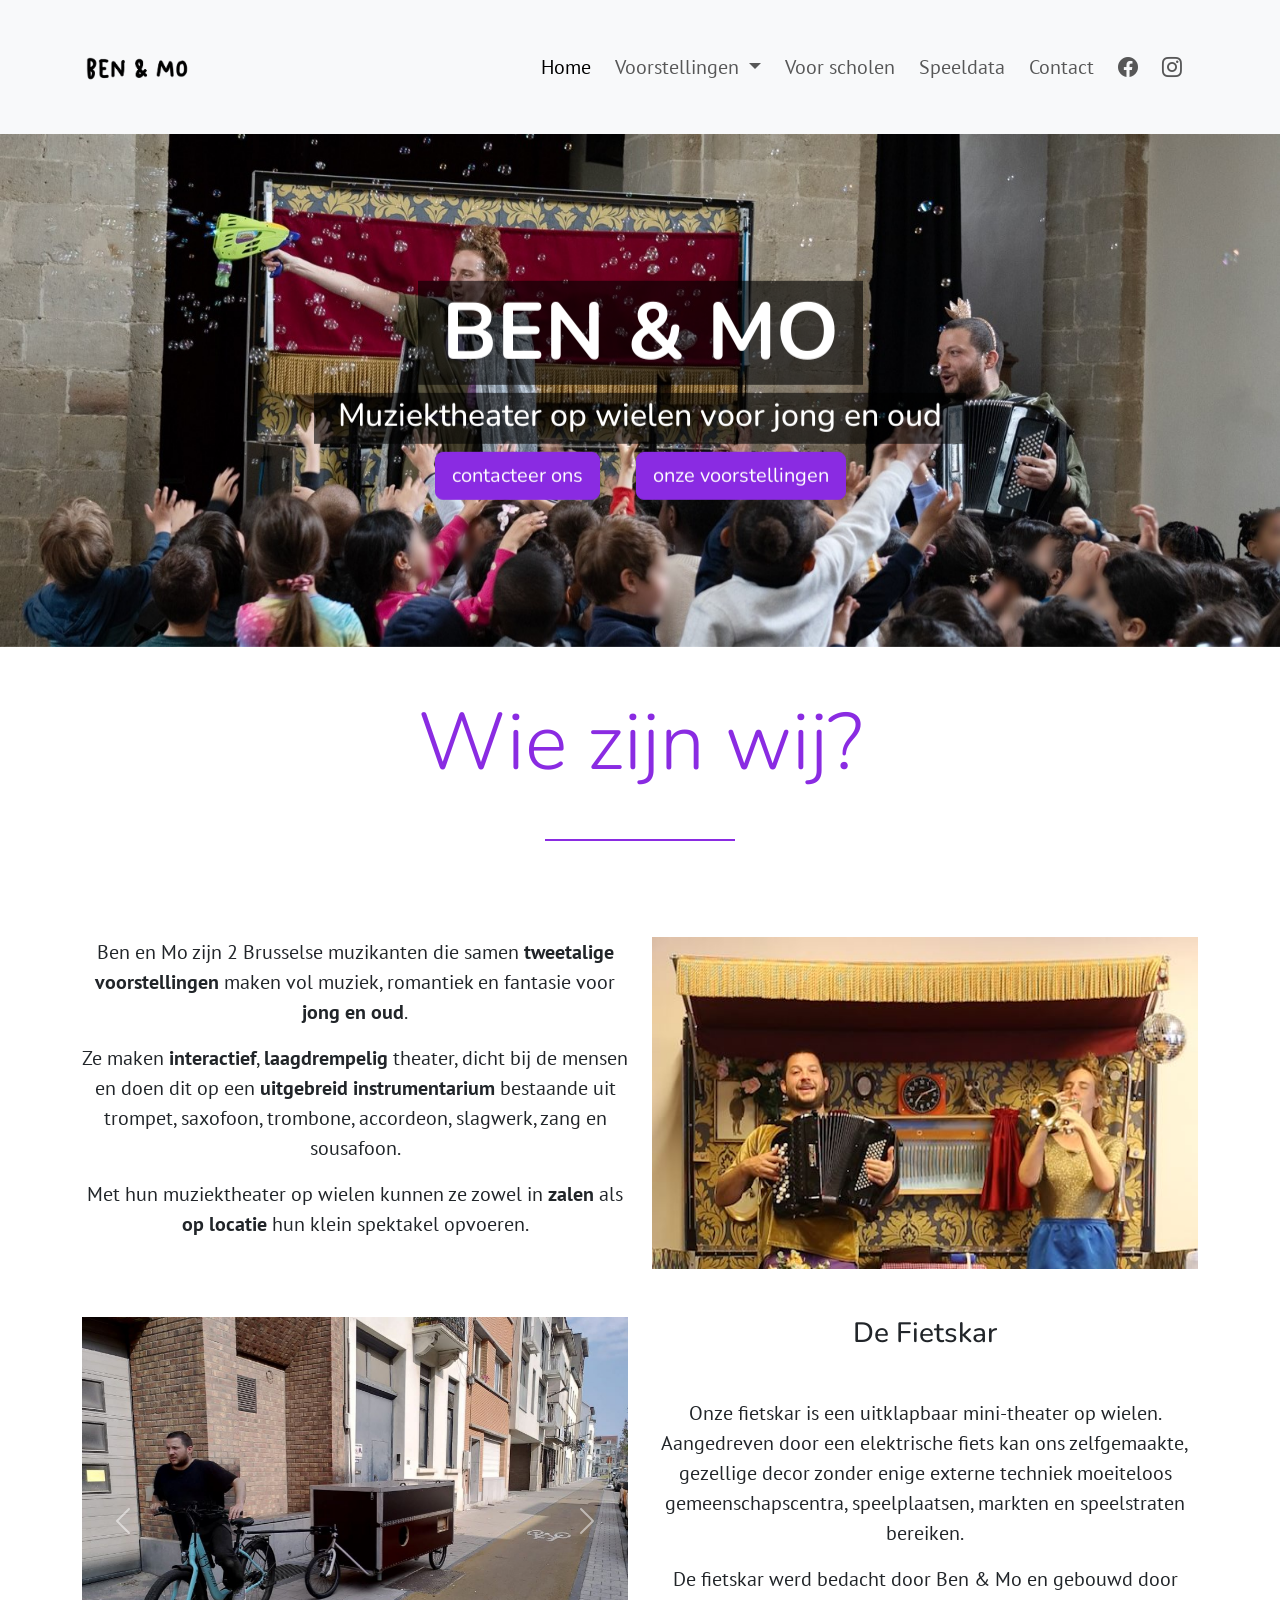
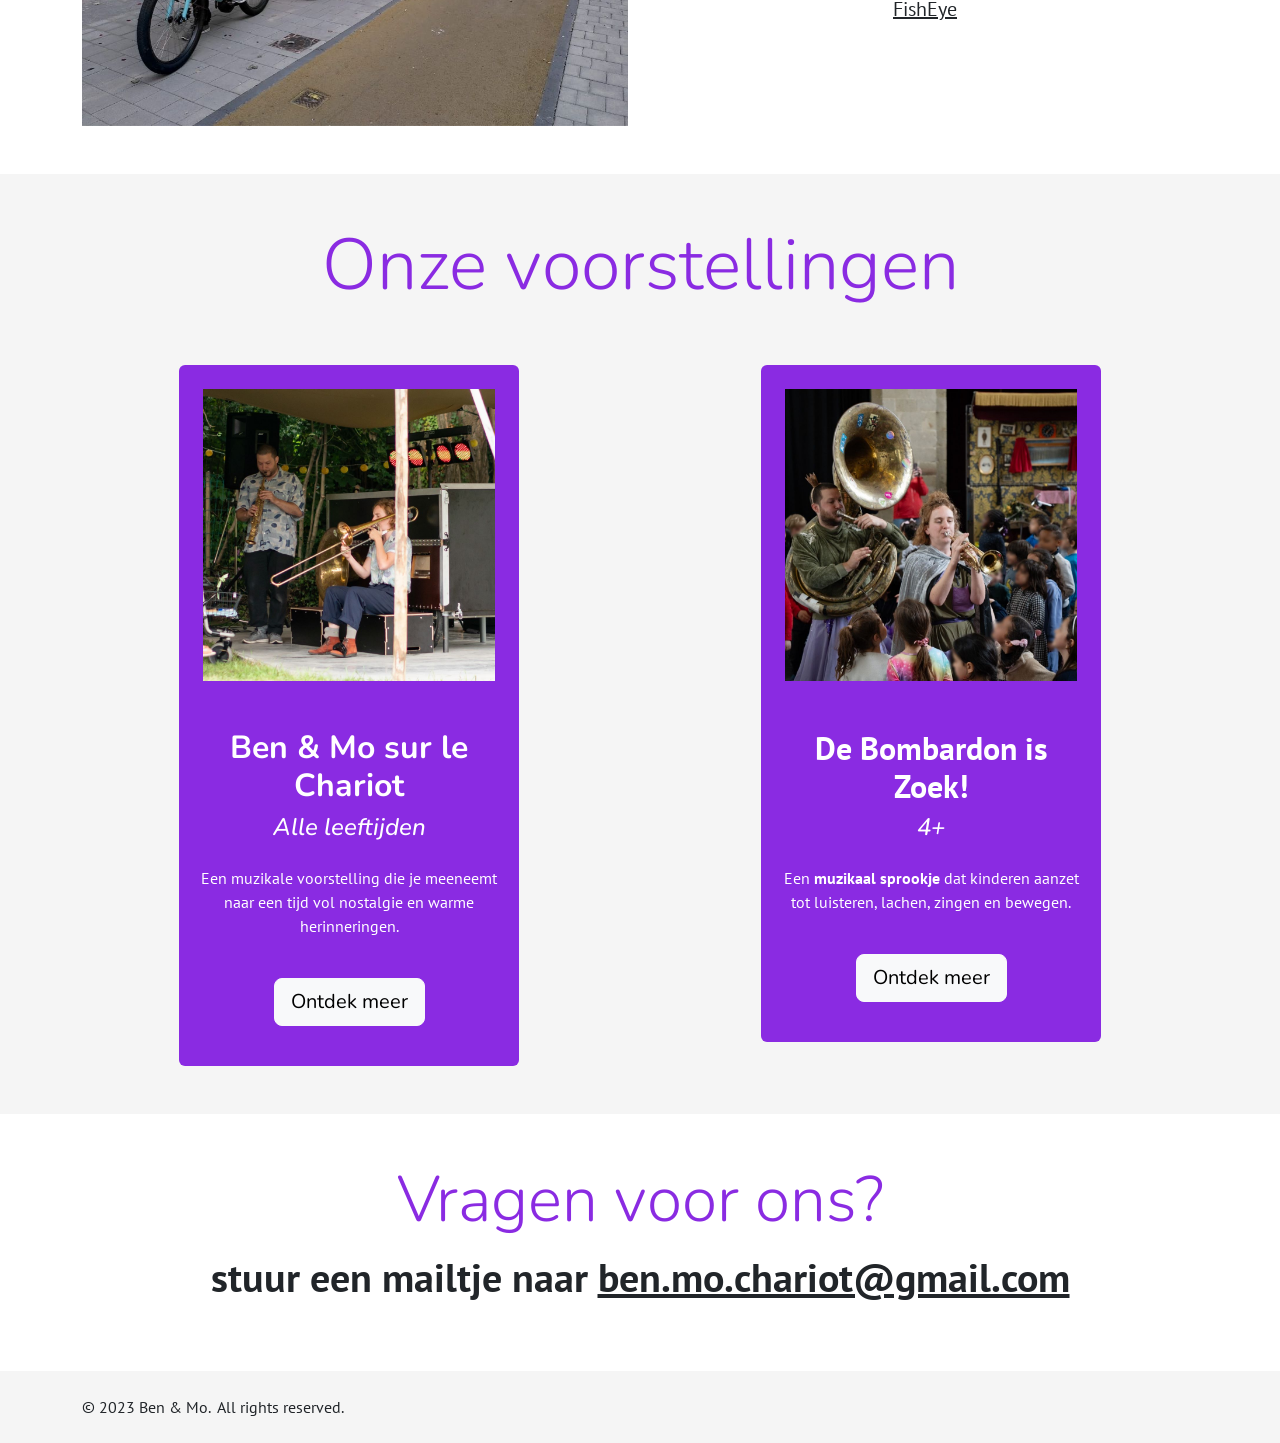
<file: index.html>
<!DOCTYPE html>
<html lang="en">

<head>
  <meta charset="UTF-8">
  <meta name="viewport" content="width=device-width, initial-scale=1.0">
  <title>Ben & Mo | Muziektheater op wielen voor jong en oud</title>
  <link rel="stylesheet" href="css/styles.css">
  <link rel="preconnect" href="https://fonts.googleapis.com">
  <link rel="preconnect" href="https://fonts.gstatic.com" crossorigin>
  <link href="https://fonts.googleapis.com/css2?family=Nunito:ital,wght@0,200..1000;1,200..1000&display=swap"
    rel="stylesheet">
  <link href="https://fonts.googleapis.com/css2?family=PT+Sans:ital,wght@0,400;0,700;1,400;1,700&display=swap"
    rel="stylesheet">

  <link href="https://cdn.jsdelivr.net/npm/bootstrap@5.2.3/dist/css/bootstrap.min.css" rel="stylesheet"
    integrity="sha384-rbsA2VBKQhggwzxH7pPCaAqO46MgnOM80zW1RWuH61DGLwZJEdK2Kadq2F9CUG65" crossorigin="anonymous">
  <link rel="stylesheet" href="https://cdn.jsdelivr.net/npm/bootstrap-icons@1.11.3/font/bootstrap-icons.min.css">

  <script src="https://cdn.jsdelivr.net/npm/bootstrap@5.2.3/dist/js/bootstrap.bundle.min.js"
    integrity="sha384-kenU1KFdBIe4zVF0s0G1M5b4hcpxyD9F7jL+jjXkk+Q2h455rYXK/7HAuoJl+0I4"
    crossorigin="anonymous"></script>

</head>

<body>
  <nav class="navbar navbar-expand-lg bg-light fs-5">
    <div class="container px-3 py-3">
      <a class="navbar-brand" href="index.html"><img src="img/BenEnMoLogoNoBG.png" alt="" height="24"></a>
      <button class="navbar-toggler" type="button" data-bs-toggle="collapse" data-bs-target="#navbarSupportedContent"
        aria-controls="navbarSupportedContent" aria-expanded="false" aria-label="Toggle navigation">
        <span class="navbar-toggler-icon"></span>
      </button>
      <div class="collapse navbar-collapse" id="navbarSupportedContent">
        <ul class="navbar-nav ms-auto mb-2 mb-lg-0 py-3">
          <li class="nav-item p-1">
            <a class="nav-link active" aria-current="page" href="index.html">Home</a>
          </li>
          <li class="nav-item dropdown p-1">
            <a class="nav-link dropdown-toggle" href="#" role="button" data-bs-toggle="dropdown" aria-expanded="false">
              Voorstellingen
            </a>
            <ul class="dropdown-menu">
              <li><a class="dropdown-item" href="BenEnMoSurLeChariot.html">Ben & Mo sur le Chariot</a>
              </li>
              <li><a class="dropdown-item" href="DeBombardonIsZoek.html">De Bombardon is Zoek!</a></li>
            </ul>
          </li>
          <li class="nav-item p-1">
            <a class="nav-link" href="voorScholen.html">Voor scholen</a>
          </li>
          <li class="nav-item p-1">
            <a class="nav-link" href="speeldata.html">Speeldata</a>
          </li>
          <li class="nav-item p-1">
            <a class="nav-link" href="contact.html">Contact</a>
          </li>
          <li class="nav-item p-1">
            <a class="nav-link" target="_blank" href="https://www.facebook.com/BenMoChariot"><i
                class="bi bi-facebook"></i></a>
          </li>
          <li class="nav-item p-1">
            <a class="nav-link" target="_blank" href="https://www.instagram.com/ben.en.mo/"><i
                class="bi bi-instagram"></i></a>
          </li>
        </ul>
      </div>

    </div>
  </nav>
  <div id="carouselExampleSlidesOnly" class="carousel slide" data-ride="carousel">
    <div class="carousel-inner">
      <div class="carousel-item active">
        <img class="img-fluid-custom" src="img/tryout_Berchem_minderhoog.jpg" alt="First slide">
        <div class="carousel-caption d-flex flex-column justify-content-center align-items-center">
          <h1 class="titel px-4 pt-1 pb-1 display-1 fw-bold">BEN & MO</h1>
          <h2 class="subtitel px-4 pt-1 pb-2">Muziektheater op wielen voor jong en oud</h2>
          <div class="d-grid gap-2 d-md-block">
            <a class="btn btn-lg btn-primary me-md-3" href="contact.html" type="button">contacteer ons</a>
            <a class="btn btn-lg btn-primary ms-md-3" href="#voorstellingen" type="button">onze voorstellingen</a>
          </div>
        </div>
      </div>
    </div>
  </div>
  <div class="container d-flex justify-content-center mt-5">
    <h1 class="display-1 mb-5 wieZijnWij">Wie zijn wij?</h1>
  </div>

  <div class="container">
    <div class="row justify-content-center pb-lg-5">
      <div class="col-2 border-top border-2" style="border-color: blueviolet !important;"></div>
    </div>
  </div>
  <div class="container mt-5">
    <div class="row">
      <div class="col-lg-6  text-center fs-5">
        <p>Ben en Mo zijn 2 Brusselse muzikanten die samen <b>tweetalige
            voorstellingen</b> maken
          vol
          muziek, romantiek en fantasie voor <b>jong en oud</b>.</p>
        <p>Ze maken <b>interactief</b>, <b>laagdrempelig</b> theater, dicht bij de mensen en doen dit op een
          <b>uitgebreid
            instrumentarium</b> bestaande uit
          trompet, saxofoon, trombone, accordeon, slagwerk, zang en sousafoon.
        </p>
        <p>Met hun muziektheater
          op
          wielen kunnen ze zowel in <b>zalen</b> als <b>op locatie</b> hun klein spektakel opvoeren.</p>
      </div>
      <div class="col-lg-6 text-center"><img src="img/Wiezijnwe.JPG" class="img-fluid"></div>
    </div>
    <div class="row mt-5">
      <div class="col-lg-6">
        <div id="carouselExample" class="carousel slide">
          <div class="carousel-inner">
            <div class="carousel-item active">
              <img src="img/Fietskar/Fietskar toe.jpg" class="d-block w-100" alt="...">
            </div>
            <div class="carousel-item">
              <img src="img/Fietskar/Foto 1 - fietskar.jpeg" class="d-block w-100" alt="...">
            </div>
          </div>
          <button class="carousel-control-prev" type="button" data-bs-target="#carouselExample" data-bs-slide="prev">
            <span class="carousel-control-prev-icon" aria-hidden="true"></span>
            <span class="visually-hidden">Previous</span>
          </button>
          <button class="carousel-control-next" type="button" data-bs-target="#carouselExample" data-bs-slide="next">
            <span class="carousel-control-next-icon" aria-hidden="true"></span>
            <span class="visually-hidden">Next</span>
          </button>
        </div>
      </div>
      <div class="col-lg-6  text-center fs-5">
        <h3 class="my-5 mt-lg-0">De Fietskar</h3>
        <p>Onze fietskar is een uitklapbaar mini-theater op wielen. Aangedreven door een elektrische fiets kan ons
          zelfgemaakte, gezellige decor zonder enige externe techniek moeiteloos gemeenschapscentra, speelplaatsen,
          markten en speelstraten bereiken.</p>
        <p>De fietskar werd bedacht door Ben & Mo en gebouwd door <a class="linkzonderkleur"
            href="https://fisheye.eu/">FishEye</a></p>
      </div>

    </div>
  </div>

  <div class="container-fluid voorstellingen mt-5 pt-5" id="voorstellingen">
    <div class="container">
      <div class="container d-flex justify-content-center">
        <h1 class="display-2" style="color: blueviolet;">Onze voorstellingen</h1>
      </div>
      <div class="row mt-5 gx-5 d-flex flex-row justify-content-around">
        <div class="col-lg-4 mb-5">
          <div class="card text-center">
            <div class="img-holder"><a href="BenEnMoSurLeChariot.html"><img class="card-img-top p-4"
                  src="img/Ben_en_Mo_sur_le_chariot_2_vierkant.jpg" alt="...">
              </a>
            </div>
            <div class="card-body mt-2">
              <h2 class="card-title fw-bold fs-2">Ben & Mo sur le Chariot</h2>
              <h3 class="mt-2 fst-italic fs-4">Alle leeftijden</h3>
              <p class="card-text mt-4">Een muzikale voorstelling die je meeneemt naar een tijd vol nostalgie en warme
                herinneringen.</p>
              <a href="BenEnMoSurLeChariot.html" class="btn btn-lg btn-light my-4">Ontdek meer</a>
            </div>
          </div>
        </div>
        <div class="col-lg-4 mb-5">
          <div class="card text-center">
            <a href="DeBombardonIsZoek.html"><img src="img/Prinsesprotvierkant.jpg" class="card-img-top p-4"
                alt="..."></a>
            <div class="card-body mt-2">

              <h5 class="card-title fw-bold fs-2">De Bombardon is Zoek!</h5>
              <h3 class="mt-2 fst-italic fs-4">4+</h3>
              <p class="card-text mt-4">Een <b>muzikaal sprookje</b> dat kinderen aanzet tot luisteren, lachen, zingen
                en
                bewegen.</p>
              <a href="DeBombardonIsZoek.html" class="btn btn-lg btn-light my-4">Ontdek meer</a>
            </div>
          </div>
        </div>
      </div>
    </div>
  </div>
  <div class="container d-flex justify-content-center mt-5 mb-5">
    <div class="text-center">
      <h3 class="display-3" style="color: blueviolet;">Vragen voor ons?</h3>
      <p class="fs-1 fw-bold">stuur een mailtje naar <a class="linkzonderkleur"
          href="mailto:ben.mo.chariot@gmail.com">ben.mo.chariot@gmail.com</a></p>
    </div>
  </div>

  <div class="container-fluid footer">
    <div class="container">
      <footer class="py-4">
        <p class="mb-0">&copy; 2023 Ben & Mo.&nbsp All rights reserved.</p>
      </footer>
    </div>
  </div>


</body>

</html>
</file>
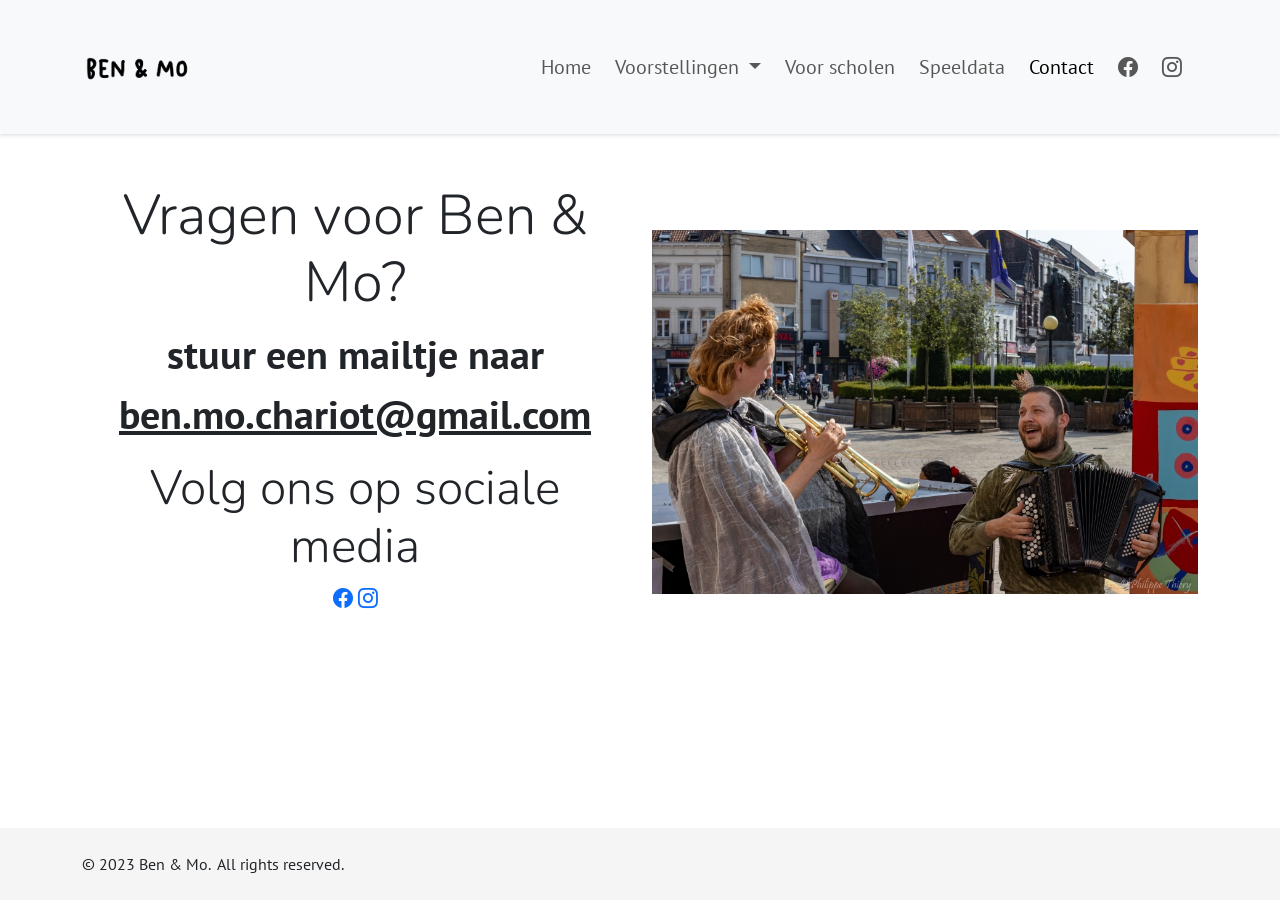
<file: contact.html>
<!DOCTYPE html>
<html lang="en">

<head>
    <meta charset="UTF-8">
    <meta name="viewport" content="width=device-width, initial-scale=1.0">
    <title>Ben & Mo Website</title>
    <link rel="stylesheet" href="css/styles.css">
    <link href="https://cdn.jsdelivr.net/npm/bootstrap@5.2.3/dist/css/bootstrap.min.css" rel="stylesheet"
        integrity="sha384-rbsA2VBKQhggwzxH7pPCaAqO46MgnOM80zW1RWuH61DGLwZJEdK2Kadq2F9CUG65" crossorigin="anonymous">
    <link rel="stylesheet" href="https://cdn.jsdelivr.net/npm/bootstrap-icons@1.11.3/font/bootstrap-icons.min.css">
    <link rel="preconnect" href="https://fonts.googleapis.com">
    <link rel="preconnect" href="https://fonts.gstatic.com" crossorigin>
    <link href="https://fonts.googleapis.com/css2?family=Nunito:ital,wght@0,200..1000;1,200..1000&display=swap"
        rel="stylesheet">
    <link href="https://fonts.googleapis.com/css2?family=PT+Sans:ital,wght@0,400;0,700;1,400;1,700&display=swap"
        rel="stylesheet">

</head>

<body>
    <nav class="navbar navbar-expand-lg bg-light fs-5">
        <div class="container px-3 py-3">
            <a class="navbar-brand" href="index.html"><img src="img/BenEnMoLogoNoBG.png" alt="" height="24"></a>
            <button class="navbar-toggler" type="button" data-bs-toggle="collapse"
                data-bs-target="#navbarSupportedContent" aria-controls="navbarSupportedContent" aria-expanded="false"
                aria-label="Toggle navigation">
                <span class="navbar-toggler-icon"></span>
            </button>
            <div class="collapse navbar-collapse" id="navbarSupportedContent">
                <ul class="navbar-nav ms-auto mb-2 mb-lg-0 py-3">
                    <li class="nav-item p-1">
                        <a class="nav-link" href="index.html">Home</a>
                    </li>
                    <li class="nav-item dropdown p-1">
                        <a class="nav-link dropdown-toggle" href="#" role="button" data-bs-toggle="dropdown"
                            aria-expanded="false">
                            Voorstellingen
                        </a>
                        <ul class="dropdown-menu">
                            <li><a class="dropdown-item" href="BenEnMoSurLeChariot.html">Ben & Mo sur le Chariot</a>
                            </li>
                            <li><a class="dropdown-item" href="DeBombardonIsZoek.html">De Bombardon is Zoek!</a></li>
                        </ul>
                    </li>
                    <li class="nav-item p-1">
                        <a class="nav-link" href="voorScholen.html">Voor scholen</a>
                    </li>
                    <li class="nav-item p-1">
                        <a class="nav-link" href="speeldata.html">Speeldata</a>
                    </li>
                    <li class="nav-item p-1">
                        <a class="nav-link  active" aria-current="page" href="contact.html">Contact</a>
                    </li>
                    <li class="nav-item p-1">
                        <a class="nav-link" target="_blank" href="https://www.facebook.com/BenMoChariot"><i
                                class="bi bi-facebook"></i></a>
                    </li>
                    <li class="nav-item p-1">
                        <a class="nav-link" target="_blank" href="https://www.instagram.com/ben.en.mo/"><i
                                class="bi bi-instagram"></i></a>
                    </li>
                </ul>
            </div>

        </div>
    </nav>
    <div class="container mt-5">
        <div class="row">
            <div class="col-lg-6 text-center d-flex flex-column justify-content-center">
                <h3 class="display-4">Vragen voor Ben & Mo?</h3>
                <p class="fs-1 fw-bold">stuur een mailtje naar <a class="linkzonderkleur"
                        href="mailto:ben.mo.chariot@gmail.com">ben.mo.chariot@gmail.com</a></p>
                <h3 class="display-5">Volg ons op sociale media</h3>
                <p class="fs-5"><a target="_blank" href="https://www.facebook.com/BenMoChariot"><i
                            class="bi bi-facebook"></i></a>
                    <a target="_blank" href="https://www.instagram.com/ben.en.mo/"><i class="bi bi-instagram"></i></a>
                </p>
            </div>
            <div class="col-lg-6"><img src="img/radioguido.jpg" class="img-fluid mt-5"> </div>
        </div>
    </div>

    <div class="container-fluid footer">
        <div class="container">
            <footer class="py-4">
                <p class="mb-0">&copy; 2023 Ben & Mo.&nbsp All rights reserved.</p>
            </footer>
        </div>
    </div>
    <script src="https://cdn.jsdelivr.net/npm/bootstrap@5.2.3/dist/js/bootstrap.bundle.min.js"
        integrity="sha384-kenU1KFdBIe4zVF0s0G1M5b4hcpxyD9F7jL+jjXkk+Q2h455rYXK/7HAuoJl+0I4"
        crossorigin="anonymous"></script>
</body>

</html>
</file>
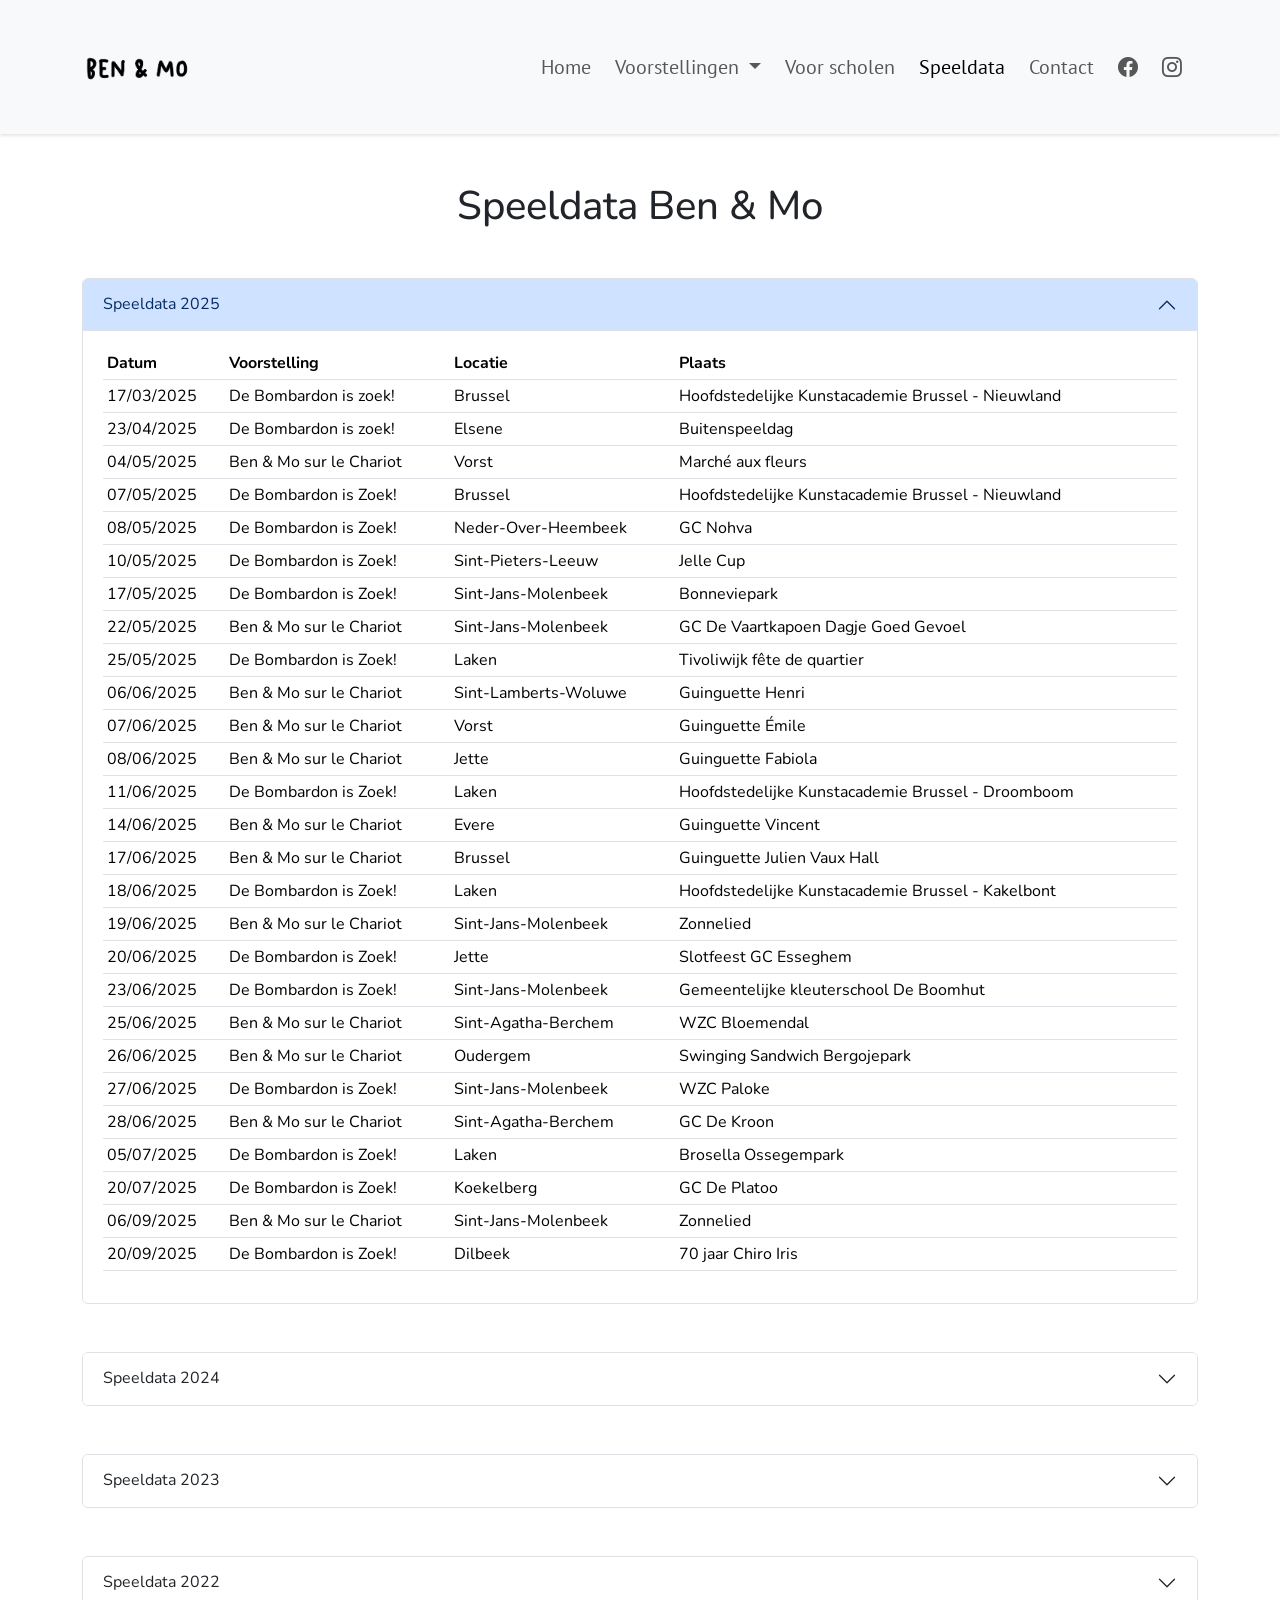
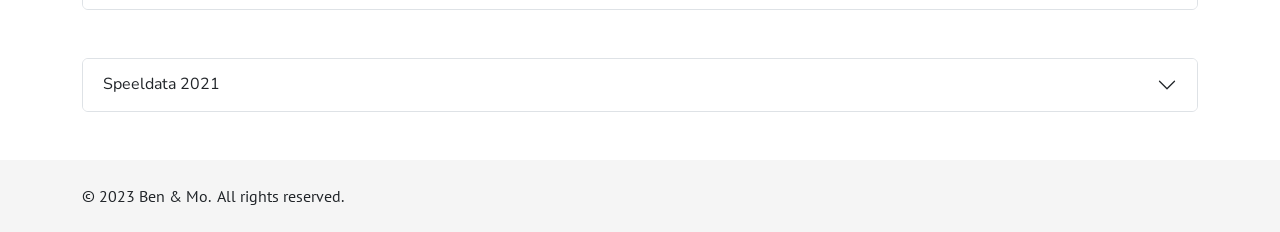
<file: speeldata.html>
<!DOCTYPE html>
<html lang="en">

<head>
    <meta charset="UTF-8">
    <meta name="viewport" content="width=device-width, initial-scale=1.0">
    <title>Ben & Mo Website</title>
    <link rel="stylesheet" href="css/styles.css">
    <link href="https://cdn.jsdelivr.net/npm/bootstrap@5.2.3/dist/css/bootstrap.min.css" rel="stylesheet"
        integrity="sha384-rbsA2VBKQhggwzxH7pPCaAqO46MgnOM80zW1RWuH61DGLwZJEdK2Kadq2F9CUG65" crossorigin="anonymous">
    <link rel="stylesheet" href="https://cdn.jsdelivr.net/npm/bootstrap-icons@1.11.3/font/bootstrap-icons.min.css">
    <link rel="preconnect" href="https://fonts.googleapis.com">
    <link rel="preconnect" href="https://fonts.gstatic.com" crossorigin>
    <link href="https://fonts.googleapis.com/css2?family=Nunito:ital,wght@0,200..1000;1,200..1000&display=swap"
        rel="stylesheet">
    <link href="https://fonts.googleapis.com/css2?family=PT+Sans:ital,wght@0,400;0,700;1,400;1,700&display=swap"
        rel="stylesheet">

</head>

<body>
    <nav class="navbar navbar-expand-lg bg-light fs-5">
        <div class="container px-3 py-3">
            <a class="navbar-brand" href="index.html"><img src="img/BenEnMoLogoNoBG.png" alt="" height="24"></a>
            <button class="navbar-toggler" type="button" data-bs-toggle="collapse"
                data-bs-target="#navbarSupportedContent" aria-controls="navbarSupportedContent" aria-expanded="false"
                aria-label="Toggle navigation">
                <span class="navbar-toggler-icon"></span>
            </button>
            <div class="collapse navbar-collapse" id="navbarSupportedContent">
                <ul class="navbar-nav ms-auto mb-2 mb-lg-0 py-3">
                    <li class="nav-item p-1">
                        <a class="nav-link" href="index.html">Home</a>
                    </li>
                    <li class="nav-item dropdown p-1">
                        <a class="nav-link dropdown-toggle" href="#" role="button" data-bs-toggle="dropdown"
                            aria-expanded="false">
                            Voorstellingen
                        </a>
                        <ul class="dropdown-menu">
                            <li><a class="dropdown-item" href="BenEnMoSurLeChariot.html">Ben & Mo sur le Chariot</a>
                            </li>
                            <li><a class="dropdown-item" href="DeBombardonIsZoek.html">De Bombardon is Zoek!</a></li>
                        </ul>
                    </li>
                    <li class="nav-item p-1">
                        <a class="nav-link" href="voorScholen.html">Voor scholen</a>
                    </li>
                    <li class="nav-item p-1">
                        <a class="nav-link  active" href="speeldata.html" aria-current="page">Speeldata</a>
                    </li>
                    <li class="nav-item p-1">
                        <a class="nav-link" href="contact.html">Contact</a>
                    </li>
                    <li class="nav-item p-1">
                        <a class="nav-link" target="_blank" href="https://www.facebook.com/BenMoChariot"><i
                                class="bi bi-facebook"></i></a>
                    </li>
                    <li class="nav-item p-1">
                        <a class="nav-link" target="_blank" href="https://www.instagram.com/ben.en.mo/"><i
                                class="bi bi-instagram"></i></a>
                    </li>
                </ul>
            </div>

        </div>
    </nav>
    <div class="container mt-5">
        <div class="row">
            <div class="col-12">
                <h1 style="text-align:center;">Speeldata Ben & Mo</h1>
                <div class="accordion mt-5" id="accordionExample">
                    <div class="accordion-item">
                        <h2 class="accordion-header" id="headingOne">
                            <button class="accordion-button" type="button" data-bs-toggle="collapse"
                                data-bs-target="#collapseOne" aria-expanded="true" aria-controls="collapseOne">
                                Speeldata 2025
                            </button>
                        </h2>
                        <div id="collapseOne" class="accordion-collapse collapse show" aria-labelledby="headingOne"
                            data-bs-parent="#accordionExample">
                            <div class="accordion-body">
                                <div class="table-responsive">
                                    <table class="table table-sm text-nowrap" id="data-table0">
                                        <thead>
                                            <tr>
                                                <th>Datum</th>
                                                <th>Voorstelling</th>
                                                <th>Locatie</th>
                                                <th>Plaats</th>
                                            </tr>
                                        </thead>
                                        <tbody>
                                            <tr>
                                                <td>17/03/2025</td>
                                                <td>De Bombardon is zoek!</td>
                                                <td>Brussel</td>
                                                <td>Hoofdstedelijke Kunstacademie Brussel - Nieuwland</td>
                                            </tr>
                                            <tr>
                                                <td>23/04/2025</td>
                                                <td>De Bombardon is zoek!</td>
                                                <td>Elsene</td>
                                                <td>Buitenspeeldag</td>
                                            </tr>
                                            <tr>
                                                <td>04/05/2025</td>
                                                <td>Ben & Mo sur le Chariot</td>
                                                <td>Vorst</td>
                                                <td>Marché aux fleurs</td>
                                            </tr>
                                            <tr>
                                                <td>07/05/2025</td>
                                                <td>De Bombardon is Zoek!</td>
                                                <td>Brussel</td>
                                                <td>Hoofdstedelijke Kunstacademie Brussel - Nieuwland</td>
                                            </tr>
                                            <tr>
                                                <td>08/05/2025</td>
                                                <td>De Bombardon is Zoek!</td>
                                                <td>Neder-Over-Heembeek</td>
                                                <td>GC Nohva</td>
                                            </tr>
                                            <tr>
                                                <td>10/05/2025</td>
                                                <td>De Bombardon is Zoek!</td>
                                                <td>Sint-Pieters-Leeuw</td>
                                                <td>Jelle Cup</td>
                                            </tr>
                                            <tr>
                                                <td>17/05/2025</td>
                                                <td>De Bombardon is Zoek!</td>
                                                <td>Sint-Jans-Molenbeek</td>
                                                <td>Bonneviepark</td>
                                            </tr>
                                            <tr>
                                                <td>22/05/2025</td>
                                                <td>Ben & Mo sur le Chariot</td>
                                                <td>Sint-Jans-Molenbeek</td>
                                                <td>GC De Vaartkapoen Dagje Goed Gevoel</td>
                                            </tr>
                                            <tr>
                                                <td>25/05/2025</td>
                                                <td>De Bombardon is Zoek!</td>
                                                <td>Laken</td>
                                                <td>Tivoliwijk fête de quartier</td>
                                            </tr>
                                            <tr>
                                                <td>06/06/2025</td>
                                                <td>Ben & Mo sur le Chariot</td>
                                                <td>Sint-Lamberts-Woluwe</td>
                                                <td>Guinguette Henri</td>
                                            </tr>
                                            <tr>
                                                <td>07/06/2025</td>
                                                <td>Ben & Mo sur le Chariot</td>
                                                <td>Vorst</td>
                                                <td>Guinguette Émile</td>
                                            </tr>
                                            <tr>
                                                <td>08/06/2025</td>
                                                <td>Ben & Mo sur le Chariot</td>
                                                <td>Jette</td>
                                                <td>Guinguette Fabiola</td>
                                            </tr>
                                            <tr>
                                                <td>11/06/2025</td>
                                                <td>De Bombardon is Zoek!</td>
                                                <td>Laken</td>
                                                <td>Hoofdstedelijke Kunstacademie Brussel - Droomboom</td>
                                            </tr>
                                            <tr>
                                                <td>14/06/2025</td>
                                                <td>Ben & Mo sur le Chariot</td>
                                                <td>Evere</td>
                                                <td>Guinguette Vincent</td>
                                            </tr>
                                            <tr>
                                                <td>17/06/2025</td>
                                                <td>Ben & Mo sur le Chariot</td>
                                                <td>Brussel</td>
                                                <td>Guinguette Julien Vaux Hall</td>
                                            </tr>
                                            <tr>
                                                <td>18/06/2025</td>
                                                <td>De Bombardon is Zoek!</td>
                                                <td>Laken</td>
                                                <td>Hoofdstedelijke Kunstacademie Brussel - Kakelbont</td>
                                            </tr>
                                            <tr>
                                                <td>19/06/2025</td>
                                                <td>Ben & Mo sur le Chariot</td>
                                                <td>Sint-Jans-Molenbeek</td>
                                                <td>Zonnelied</td>
                                            </tr>
                                            <tr>
                                                <td>20/06/2025</td>
                                                <td>De Bombardon is Zoek!</td>
                                                <td>Jette</td>
                                                <td>Slotfeest GC Esseghem</td>
                                            </tr>
                                            <tr>
                                                <td>23/06/2025</td>
                                                <td>De Bombardon is Zoek!</td>
                                                <td>Sint-Jans-Molenbeek</td>
                                                <td>Gemeentelijke kleuterschool De Boomhut</td>
                                            </tr>
                                            <tr>
                                                <td>25/06/2025</td>
                                                <td>Ben & Mo sur le Chariot</td>
                                                <td>Sint-Agatha-Berchem</td>
                                                <td>WZC Bloemendal</td>
                                            </tr>
                                            <tr>
                                                <td>26/06/2025</td>
                                                <td>Ben & Mo sur le Chariot</td>
                                                <td>Oudergem</td>
                                                <td>Swinging Sandwich Bergojepark</td>
                                            </tr>
                                            <tr>
                                                <td>27/06/2025</td>
                                                <td>De Bombardon is Zoek!</td>
                                                <td>Sint-Jans-Molenbeek</td>
                                                <td>WZC Paloke</td>
                                            </tr>
                                            <tr>
                                                <td>28/06/2025</td>
                                                <td>Ben & Mo sur le Chariot</td>
                                                <td>Sint-Agatha-Berchem</td>
                                                <td>GC De Kroon</td>
                                            </tr>
                                            <tr>
                                                <td>05/07/2025</td>
                                                <td>De Bombardon is Zoek!</td>
                                                <td>Laken</td>
                                                <td>Brosella Ossegempark</td>
                                            </tr>
                                            <tr>
                                                <td>20/07/2025</td>
                                                <td>De Bombardon is Zoek!</td>
                                                <td>Koekelberg</td>
                                                <td>GC De Platoo</td>
                                            </tr>
                                            <tr>
                                                <td>06/09/2025</td>
                                                <td>Ben & Mo sur le Chariot</td>
                                                <td>Sint-Jans-Molenbeek</td>
                                                <td>Zonnelied</td>
                                            </tr>
                                            <tr>
                                                <td>20/09/2025</td>
                                                <td>De Bombardon is Zoek!</td>
                                                <td>Dilbeek</td>
                                                <td>70 jaar Chiro Iris</td>
                                            </tr>
                                        </tbody>
                                    </table>
                                </div>
                            </div>
                        </div>
                    </div>

                </div>
                <div class="accordion mt-5" id="accordionExample2">
                    <div class="accordion-item">
                        <h2 class="accordion-header" id="headingTwo">
                            <button class="accordion-button collapsed" type="button" data-bs-toggle="collapse"
                                data-bs-target="#collapseTwo" aria-expanded="true" aria-controls="collapseTwo">
                                Speeldata 2024
                            </button>
                        </h2>
                        <div id="collapseTwo" class="accordion-collapse collapse" aria-labelledby="headingTwo"
                            data-bs-parent="#accordionExample2">
                            <div class="accordion-body">
                                <div class="table-responsive">
                                    <table class="table table-sm text-nowrap" id="data-table1">
                                        <thead>
                                            <tr>
                                                <th>Datum</th>
                                                <th>Voorstelling</th>
                                                <th>Locatie</th>
                                                <th>Plaats</th>
                                            </tr>
                                        </thead>
                                        <tbody>
                                            <tr>
                                                <td>14/10/2024</td>
                                                <td>De Bombardon is zoek!</td>
                                                <td>Vorst</td>
                                                <td>Jaarmarkt Vorst</td>
                                            </tr>
                                            <tr>
                                                <td>06/10/2024</td>
                                                <td>De Bombardon is zoek!</td>
                                                <td>Etterbeek</td>
                                                <td>Ketconcerten GC De Maalbeek</td>
                                            </tr>
                                            <tr>
                                                <td>22/09/2024</td>
                                                <td>De Bombardon is zoek!</td>
                                                <td>Schaarbeek</td>
                                                <td>Autoloze zondag Ter Deltwijk</td>
                                            </tr>
                                            <tr>
                                                <td>08/09/2024</td>
                                                <td>Ben & Mo sur le Chariot</td>
                                                <td>Sint-Joost-Ten-Node</td>
                                                <td>Camping Josée</td>
                                            </tr>
                                            <tr>
                                                <td>07/09/2024</td>
                                                <td>De Bombardon is zoek!</td>
                                                <td>Molenbeek</td>
                                                <td>Marie-Josépark</td>
                                            </tr>
                                            <tr>
                                                <td>31/08/2024</td>
                                                <td>De Bombardon is zoek!</td>
                                                <td>Anderlecht</td>
                                                <td>Radio Guido</td>
                                            </tr>
                                            <tr>
                                                <td>29/08/2024</td>
                                                <td>Ben & Mo sur le Chariot</td>
                                                <td>Vorst</td>
                                                <td>Aftrap campagne PS Vorst</td>
                                            </tr>
                                            <tr>
                                                <td>29/08/2024</td>
                                                <td>Ben & Mo sur le Chariot</td>
                                                <td>Vorst</td>
                                                <td>La Maison De La Solidarité</td>
                                            </tr>
                                            <tr>
                                                <td>26/08/2024</td>
                                                <td>De Bombardon is zoek!</td>
                                                <td>Jette</td>
                                                <td>Joermet Festival</td>
                                            </tr>
                                            <tr>
                                                <td>10/07/2024</td>
                                                <td>De Bombardon is zoek!</td>
                                                <td>Sint-Agatha-Berchem</td>
                                                <td>Podium Parvis</td>
                                            </tr>
                                            <tr>
                                                <td>06/07/2024</td>
                                                <td>De Bombardon is zoek!</td>
                                                <td>Sint-Gillis (Brussel)</td>
                                                <td>Feest van de Vlaamse Gemeenschap</td>
                                            </tr>
                                            <tr>
                                                <td>26/06/2024</td>
                                                <td>De Bombardon is zoek!</td>
                                                <td>Schaarbeek</td>
                                                <td>Basisschool Paviljoen</td>
                                            </tr>
                                            <tr>
                                                <td>21/06/2024</td>
                                                <td>Ben & Mo sur le Chariot</td>
                                                <td>Jette</td>
                                                <td>Straatfeest GC Essegem</td>
                                            </tr>
                                            <tr>
                                                <td>05/05/2024</td>
                                                <td>Ben & Mo sur le Chariot</td>
                                                <td>Brussel</td>
                                                <td>Irisfeest</td>
                                            </tr>
                                            <tr>
                                                <td>01/05/2024</td>
                                                <td>Ben & Mo sur le Chariot</td>
                                                <td>Sint-Gillis</td>
                                                <td>Opendeurdag GC Pianofabriek</td>
                                            </tr>
                                            <tr>
                                                <td>28/04/2024</td>
                                                <td>Ben & Mo sur le Chariot</td>
                                                <td>Brussel</td>
                                                <td>Wijkfeest bloemenhofplein</td>
                                            </tr>
                                            <tr>
                                                <td>26/04/2024</td>
                                                <td>De Bombardon is Zoek!</td>
                                                <td>Sint-Agatha-Berchem</td>
                                                <td>Kleuterdag</td>
                                            </tr>
                                        </tbody>
                                    </table>
                                </div>
                            </div>
                        </div>
                    </div>

                </div>
                <div class="accordion mt-5" id="accordionExample3">
                    <div class="accordion-item">
                        <h2 class="accordion-header" id="headingThree">
                            <button class="accordion-button collapsed" type="button" data-bs-toggle="collapse"
                                data-bs-target="#collapseThree" aria-expanded="true" aria-controls="collapseThree">
                                Speeldata 2023
                            </button>
                        </h2>
                        <div id="collapseThree" class="accordion-collapse collapse" aria-labelledby="headingThree"
                            data-bs-parent="#accordionExample3">
                            <div class="accordion-body">
                                <div class="table-responsive">
                                    <table class="table table-sm text-nowrap" id="data-table2">
                                        <thead>
                                            <tr>
                                                <th>Datum</th>
                                                <th>Voorstelling</th>
                                                <th>Locatie</th>
                                                <th>Plaats</th>
                                            </tr>
                                        </thead>
                                        <tbody>
                                            <tr>
                                                <td>08/09/2023</td>
                                                <td>Ben & Mo sur le Chariot</td>
                                                <td>Etterbeek</td>
                                                <td>Superetto Cornetto (GC De Maalbeek)</td>
                                            </tr>
                                            <tr>
                                                <td>02/09/2023</td>
                                                <td>Ben & Mo sur le Chariot</td>
                                                <td>Sint-Agatha-Berchem</td>
                                                <td>20 jaar Bibliotheek Sint-Agatha-Berchem</td>
                                            </tr>
                                            <tr>
                                                <td>10/07/2023</td>
                                                <td>Ben & Mo sur le Chariot</td>
                                                <td>Molenbeek</td>
                                                <td>Ô de Molenbeek</td>
                                            </tr>
                                            <tr>
                                                <td>26/05/2023</td>
                                                <td>Ben & Mo sur le Chariot</td>
                                                <td>Oudergem</td>
                                                <td>Apero? Hallo!</td>
                                            </tr>
                                        </tbody>
                                    </table>
                                </div>
                            </div>
                        </div>
                    </div>

                </div>
                <div class="accordion mt-5" id="accordionExample4">
                    <div class="accordion-item">
                        <h2 class="accordion-header" id="headingFour">
                            <button class="accordion-button collapsed" type="button" data-bs-toggle="collapse"
                                data-bs-target="#collapseFour" aria-expanded="true" aria-controls="collapseFour">
                                Speeldata 2022
                            </button>
                        </h2>
                        <div id="collapseFour" class="accordion-collapse collapse" aria-labelledby="headingFour"
                            data-bs-parent="#accordionExample4">
                            <div class="accordion-body">
                                <div class="table-responsive">
                                    <table class="table tabls-sm text-nowrap" id="data-table3">
                                        <thead>
                                            <tr>
                                                <th>Datum</th>
                                                <th>Voorstelling</th>
                                                <th>Locatie</th>
                                                <th>Plaats</th>
                                            </tr>
                                        </thead>
                                        <tbody>
                                            <tr>
                                                <td>04/09/2022</td>
                                                <td>Ben & Mo sur le Chariot</td>
                                                <td>Brussel</td>
                                                <td>Braderie Diksmuidelaan</td>
                                            </tr>
                                        </tbody>
                                    </table>
                                </div>
                            </div>
                        </div>
                    </div>

                </div>
                <div class="accordion mt-5" id="accordionExample5">
                    <div class="accordion-item">
                        <h2 class="accordion-header" id="headingFive">
                            <button class="accordion-button collapsed" type="button" data-bs-toggle="collapse"
                                data-bs-target="#collapseFive" aria-expanded="true" aria-controls="collapseFive">
                                Speeldata 2021
                            </button>
                        </h2>
                        <div id="collapseFive" class="accordion-collapse collapse" aria-labelledby="headingFive"
                            data-bs-parent="#accordionExample5">
                            <div class="accordion-body">
                                <div class="table-responsive">
                                    <table class="table table-sm text-nowrap" id="data-table4">
                                        <thead>
                                            <tr>
                                                <th>Datum</th>
                                                <th>Voorstelling</th>
                                                <th>Locatie</th>
                                                <th>Plaats</th>
                                            </tr>
                                        </thead>
                                        <tbody>
                                            <tr>
                                                <td>18/08/2021</td>
                                                <td>Ben & Mo sur le Chariot</td>
                                                <td>Sint-Agatha-Berchem</td>
                                                <td>Residentie Bloemendal</td>
                                            </tr>
                                            <tr>
                                                <td>30/07/2021</td>
                                                <td>Ben & Mo sur le Chariot</td>
                                                <td>Neder-Over-Heembeek</td>
                                                <td>WZC De Overbron</td>
                                            </tr>
                                            <tr>
                                                <td>14/06/2021</td>
                                                <td>Ben & Mo sur le Chariot</td>
                                                <td>Molenbeek</td>
                                                <td>WZC Residentie Van Zande</td>
                                            </tr>
                                            <tr>
                                                <td>12/06/2021</td>
                                                <td>Ben & Mo sur le Chariot</td>
                                                <td>Sint-Agatha-Berchem</td>
                                                <td>WZC Arcus</td>
                                            </tr>
                                            <tr>
                                                <td>09/06/2021</td>
                                                <td>Ben & Mo sur le Chariot</td>
                                                <td>Jette</td>
                                                <td>WZC Magnolia</td>
                                            </tr>
                                            <tr>
                                                <td>21/05/2021</td>
                                                <td>Ben & Mo sur le Chariot</td>
                                                <td>Jette</td>
                                                <td>WZC Warlandis</td>
                                            </tr>
                                            <tr>
                                                <td>19/05/2021</td>
                                                <td>Ben & Mo sur le Chariot</td>
                                                <td>Laken</td>
                                                <td>WZC Armonea De Wand</td>
                                            </tr>
                                            <tr>
                                                <td>27/04/2021</td>
                                                <td>Ben & Mo sur le Chariot</td>
                                                <td>Neder-Over-Heembeek</td>
                                                <td>WZC De Overbron</td>
                                            </tr>
                                            <tr>
                                                <td>26/04/2021</td>
                                                <td>Ben & Mo sur le Chariot</td>
                                                <td>Anderlecht</td>
                                                <td>WZC Alegria</td>
                                            </tr>
                                        </tbody>
                                    </table>
                                </div>
                            </div>
                        </div>
                    </div>

                </div>



            </div>

        </div>
    </div>

    <div class="container-fluid footer mt-5">
        <div class="container">
            <footer class="py-4">
                <p class="mb-0">&copy; 2023 Ben & Mo.&nbsp All rights reserved.</p>
            </footer>
        </div>
    </div>
    <script src="https://cdn.jsdelivr.net/npm/bootstrap@5.2.3/dist/js/bootstrap.bundle.min.js"
        integrity="sha384-kenU1KFdBIe4zVF0s0G1M5b4hcpxyD9F7jL+jjXkk+Q2h455rYXK/7HAuoJl+0I4"
        crossorigin="anonymous"></script>
    <!--<script src="script.js"></script>-->
</body>

</html>
</file>
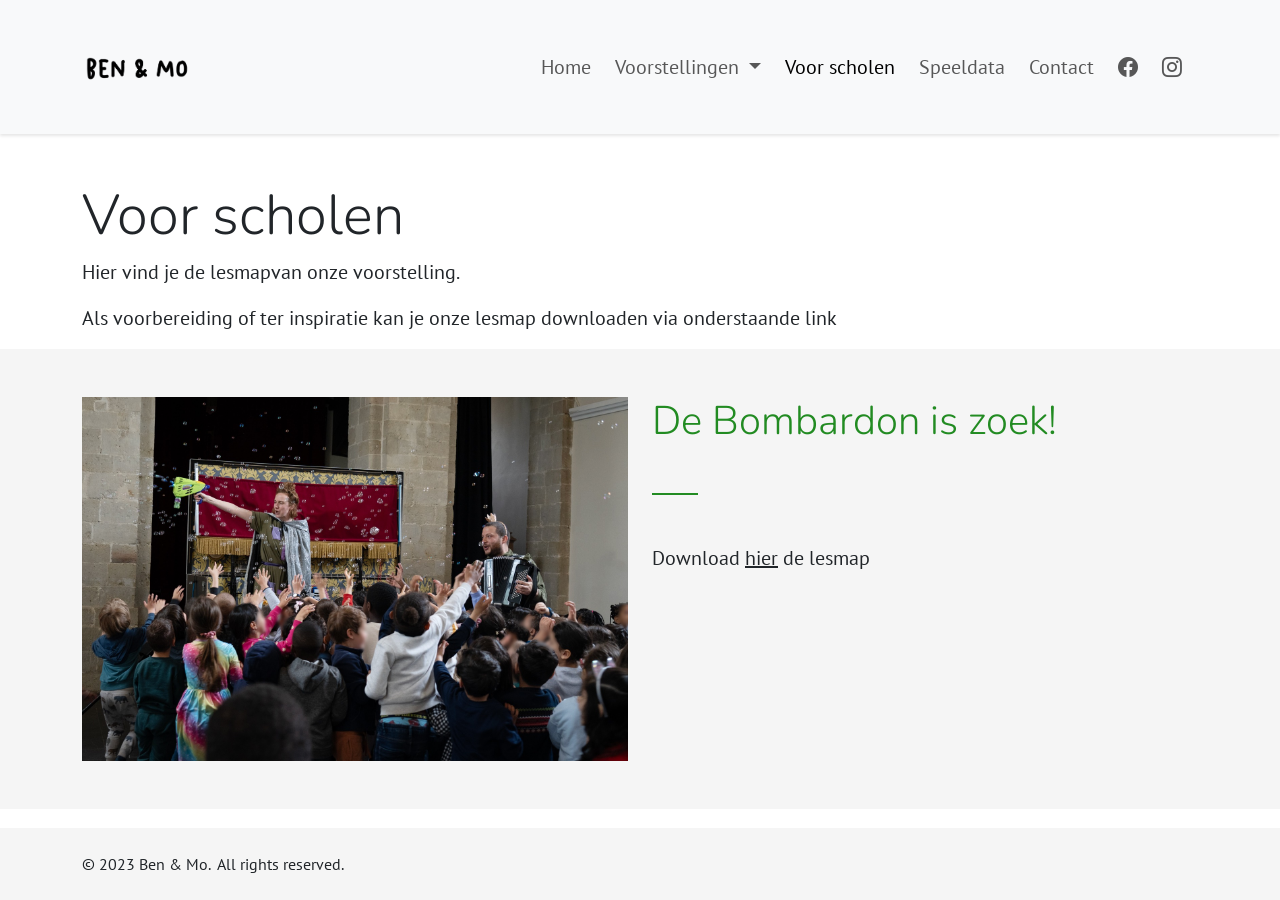
<file: voorScholen.html>
<!DOCTYPE html>
<html lang="en">

<head>
    <meta charset="UTF-8">
    <meta name="viewport" content="width=device-width, initial-scale=1.0">
    <title>Ben & Mo Website</title>
    <link rel="stylesheet" href="css/styles.css">
    <link href="https://cdn.jsdelivr.net/npm/bootstrap@5.2.3/dist/css/bootstrap.min.css" rel="stylesheet"
        integrity="sha384-rbsA2VBKQhggwzxH7pPCaAqO46MgnOM80zW1RWuH61DGLwZJEdK2Kadq2F9CUG65" crossorigin="anonymous">
    <link rel="stylesheet" href="https://cdn.jsdelivr.net/npm/bootstrap-icons@1.11.3/font/bootstrap-icons.min.css">
    <link rel="preconnect" href="https://fonts.googleapis.com">
    <link rel="preconnect" href="https://fonts.gstatic.com" crossorigin>
    <link href="https://fonts.googleapis.com/css2?family=Nunito:ital,wght@0,200..1000;1,200..1000&display=swap"
        rel="stylesheet">
    <link href="https://fonts.googleapis.com/css2?family=PT+Sans:ital,wght@0,400;0,700;1,400;1,700&display=swap"
        rel="stylesheet">

</head>

<body>
    <nav class="navbar navbar-expand-lg bg-light fs-5">
        <div class="container px-3 py-3">
            <a class="navbar-brand" href="index.html"><img src="img/BenEnMoLogoNoBG.png" alt="" height="24"></a>
            <button class="navbar-toggler" type="button" data-bs-toggle="collapse"
                data-bs-target="#navbarSupportedContent" aria-controls="navbarSupportedContent" aria-expanded="false"
                aria-label="Toggle navigation">
                <span class="navbar-toggler-icon"></span>
            </button>
            <div class="collapse navbar-collapse" id="navbarSupportedContent">
                <ul class="navbar-nav ms-auto mb-2 mb-lg-0 py-3">
                    <li class="nav-item p-1">
                        <a class="nav-link " href="index.html">Home</a>
                    </li>
                    <li class="nav-item dropdown p-1">
                        <a class="nav-link dropdown-toggle" href="#" role="button" data-bs-toggle="dropdown"
                            aria-expanded="false">
                            Voorstellingen
                        </a>
                        <ul class="dropdown-menu">
                            <li><a class="dropdown-item" href="BenEnMoSurLeChariot.html">Ben & Mo sur le Chariot</a>
                            </li>
                            <li><a class="dropdown-item" href="DeBombardonIsZoek.html">De Bombardon is Zoek!</a></li>
                        </ul>
                    </li>
                    <li class="nav-item p-1">
                        <a class="nav-link active" href="voorScholen.html" aria-current="page">Voor scholen</a>
                    </li>
                    <li class="nav-item p-1">
                        <a class="nav-link" href="speeldata.html">Speeldata</a>
                    </li>
                    <li class="nav-item p-1">
                        <a class="nav-link" href="contact.html">Contact</a>
                    </li>
                    <li class="nav-item p-1">
                        <a class="nav-link" target="_blank" href="https://www.facebook.com/BenMoChariot"><i
                                class="bi bi-facebook"></i></a>
                    </li>
                    <li class="nav-item p-1">
                        <a class="nav-link" target="_blank" href="https://www.instagram.com/ben.en.mo/"><i
                                class="bi bi-instagram"></i></a>
                    </li>
                </ul>
            </div>

        </div>
    </nav>
    <div class="container mt-5">
        <div class="row">
            <div class="col-12 fs-5">
                <h3 class="display-4">Voor scholen</h3>
                <p>Hier vind je de lesmapvan onze voorstelling.</p>

                <p>Als voorbereiding of ter inspiratie kan je onze lesmap downloaden via onderstaande
                    link</p>
            </div>
        </div>
    </div>
    <div class="container-fluid" style="background-color: whitesmoke;">
        <div class="container mb-5">
            <div class="row">
                <div class="col-lg-6"><img src="img/SAB Bellen.jpg" class="img-fluid mt-5"></div>
                <div class="col-lg-6 fs-5">
                    <h2 class="display-6 mt-5" style="color: forestgreen !important;">De Bombardon is zoek!</h2>
                    <div class="col-1 border-top border-2 border-dark mt-5"
                        style="border-color: forestgreen !important;"></div>
                    <div>
                        <p class="mt-5">
                            Download <a class="linkzonderkleur"
                                href="https://drive.google.com/drive/folders/1lcoURCUzCDVwP57p4hkcXA8UmJ6vDfXQ?usp=sharing"
                                target="_blank">hier</a>
                            de lesmap
                        </p>
                        <!--<iframe width="100%" height="166" scrolling="no" frameborder="no" allow="autoplay"
                            src="https://w.soundcloud.com/player/?url=https%3A//api.soundcloud.com/tracks/2032572832%3Fsecret_token%3Ds-re52Q1wem9k&color=%23ff5500&auto_play=false&hide_related=false&show_comments=true&show_user=true&show_reposts=false&show_teaser=true"></iframe>
                        <div
                            style="font-size: 10px; color: #cccccc;line-break: anywhere;word-break: normal;overflow: hidden;white-space: nowrap;text-overflow: ellipsis; font-family: Interstate,Lucida Grande,Lucida Sans Unicode,Lucida Sans,Garuda,Verdana,Tahoma,sans-serif;font-weight: 100;">
                           <a href="https://soundcloud.com/ben-de-greef-32682357" title="Ben De Greef" target="_blank"
                                style="color: #cccccc; text-decoration: none;">Ben De Greef</a> · <a
                                href="https://soundcloud.com/ben-de-greef-32682357/immortal-bach/s-re52Q1wem9k"
                                title="immortal bach" target="_blank"
                                style="color: #cccccc; text-decoration: none;">immortal bach</a>-->
                    </div>
                </div>
            </div>

        </div>
    </div>
    </div>

    <div class="container-fluid footer">
        <div class="container">
            <footer class="py-4">
                <p class="mb-0">&copy; 2023 Ben & Mo.&nbsp All rights reserved.</p>
            </footer>
        </div>
    </div>
    <script src="https://cdn.jsdelivr.net/npm/bootstrap@5.2.3/dist/js/bootstrap.bundle.min.js"
        integrity="sha384-kenU1KFdBIe4zVF0s0G1M5b4hcpxyD9F7jL+jjXkk+Q2h455rYXK/7HAuoJl+0I4"
        crossorigin="anonymous"></script>
</body>

</html>
</file>
<file: css/styles.css>
.blue-background {
    background-color: blue;
}

* {
    font-family: 'nunito';
}

p,
a,
b,
li,
i,
h5 {
    font-family: 'PT Sans';
}

.linkzonderkleur,
.linkzonderkleur:visited,
.linkzonderkleur:hover,
.linkzonderkleur:active {
    color: inherit;
}

nav {
    display: flex;
    justify-content: space-between;
    align-items: center;
    box-shadow: 0 2px 3px 0 rgba(0, 0, 0, .1);
}

nav .logo {
    order: 1;
}

nav .nav-items {
    order: 2;
    display: flex;
    gap: 20px;

}

nav .social-media {
    order: 3;
}

.carousel-caption {
    top: 50%;
    transform: translateY(-50%);
    bottom: initial;
}

.carousel-item {
    -webkit-transform-style: preserve-3d;
    -moz-transform-style: preserve-3d;
    transform-style: preserve-3d;
}



.titel {
    color: white;
    background: rgba(0, 0, 0, 0.6);
    line-height: 58px;
}

.subtitel {
    color: white;
    background: rgba(0, 0, 0, 0.6);
}

.voorstellingen {
    background-color: whitesmoke
}

.card {
    background-color: blueviolet !important;
    border: none !important;
    color: white !important;
}

html {
    scroll-behavior: smooth;
}

.wieZijnWijLijn {
    border-color: blueviolet !important;
    border-width: 10px !important;
    ;

}


body {
    min-height: 100vh;
    display: flex;
    flex-direction: column;
}

.footer {
    margin-top: auto;
    background-color: whitesmoke;
}

.wieZijnWij {
    color: blueviolet !important;
}

.groen {
    color: forestgreen !important;
}

.img-fluid-custom {
    width: 100%;
    height: auto;
}

@media (max-width: 992px) {
    .img-fluid-custom {
        height: 390px;
        /* Set a fixed height after the md breakpoint */
        object-fit: cover;
        /* Ensures the image covers the area without stretching */
    }
}

.btn-primary,
.btn-primary:hover,
.btn-primary:active,
.btn-primary:visited,
.btn-primary:focus {
    background-color: blueviolet !important;
    border-color: blueviolet !important;
}

.youtubeVideo {
    aspect-ratio: 16 / 9;
    width: 100%;
}
</file>
